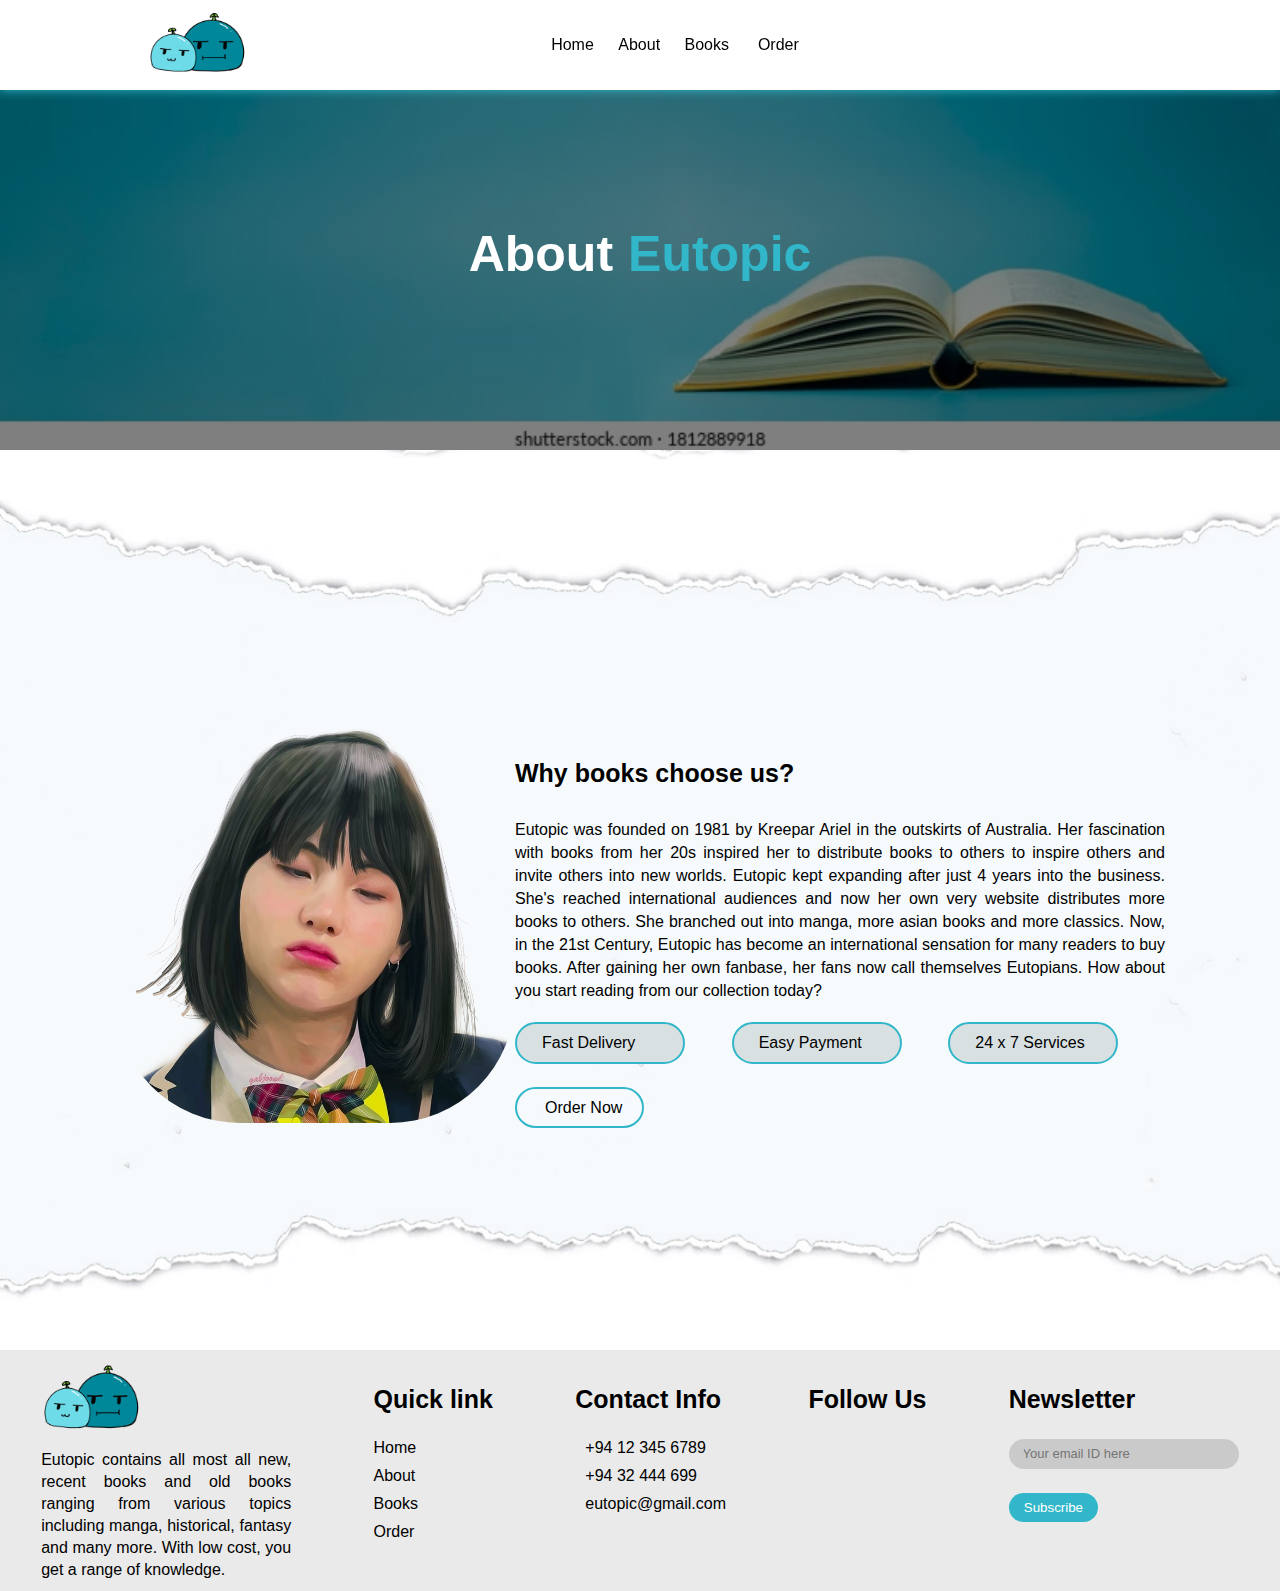
<file: about.html>
<!DOCTYPE html>
<html lang="en">
<head>
<meta charset="UTF-8">
<meta name="viewport" content="width=device-width, initial-scale=1">
    <meta charset="UTF-8">
    <meta http-equiv="X-UA-Compatible" content="IE=edge">
    <meta name="viewport" content="width=device-width, initial-scale=1.0">
    <link rel="short icon" href="image/logogo.png">
    <title>Eutopic</title>
    <link rel="stylesheet" href="style.css">
    <link rel="stylesheet" href="https://cdnjs.cloudflare.com/ajax/libs/font-awesome/6.1.1/css/all.min.css" integrity="sha512-KfkfwYDsLkIlwQp6LFnl8zNdLGxu9YAA1QvwINks4PhcElQSvqcyVLLD9aMhXd13uQjoXtEKNosOWaZqXgel0g==" crossorigin="anonymous" referrerpolicy="no-referrer" />
  

  </head>

<body>

  <!--Navigation Bar-->

  <section>
    <nav>

        <div class="logo">
            <img src="image/logogo.png" alt = "logo" height="70" width = "200" >
          </div>

          <ul>
            <li><a href="index.html">Home</a></li>
            <li><a href="about.html">About</a></li>
            <li><a href="books.html">Books&nbsp;</a></li>
            <li><a href="order.html">Order</a></li>
          </ul>

          <div class="social_icon">
            <i class="fa-solid fa-magnifying-glass"></i>
            <i class="fa-solid fa-heart"></i>
            <i class="fa-solid fa-cart-shopping"></i>
          </div>
        </div>

    </nav>

      <!--Banner-->
    <div class="banner_a_bg">
      <h1>About<span>Eutopic</span></h1>
    </div>

<!--About-->
<div class="about">

  <div class="about_main">

    <div class="about_image">
      <img src="image/yoon_about.png" alt="Image of Kreepar Ariel">
    </div>

    <div class="about_text">

      <h3>Why books choose us?</h3>

      <p>
        Eutopic was founded on 1981 by Kreepar Ariel in the outskirts
         of Australia. Her fascination with books from her 20s 
         inspired her to distribute books to others to inspire others
          and invite others into new worlds. Eutopic kept expanding 
          after just 4 years into the business. She's reached international 
          audiences and now her own very website distributes more books
           to others. She branched out into manga, more asian books 
           and more classics. Now, in the 21st Century, Eutopic has 
           become an international sensation for many readers to 
           buy books. After gaining her own fanbase, her fans now call
            themselves Eutopians. How about you start reading from
             our collection today?
      </p>

      <div class="about_services">

        <div class="s_1">

          <i class="fa-solid fa-truck-fast"></i>
          <a href="#">Fast Delivery</a>

        </div>

        <div class="s_1">

          <i class="fa-brands fa-amazon-pay"></i>
          <a href="#">Easy Payment</a>

        </div>

        <div class="s_1">

          <i class="fa-solid fa-headset"></i>
          <a href="#">24 x 7 Services</a>

        </div>

      </div>

      <a href="order.html" class="about_btn"><i class="fa-solid fa-book"></i>Order Now</a>

    </div>

  </div>


</div>

	
<!--Footer-->
<footer>
  <div class="footer_main">
      <div class="tag">
          <img src="image/logogo.png" alt="logo">
          <p>
              Eutopic contains all most all new, recent books and old books ranging from various topics including manga, historical, fantasy and many more. With low cost, you get a range of knowledge.
          </p>

      </div>
      <div class="tag">
          <h1>Quick link</h1>
          <a href="index.html">Home</a>
          <a href="about.html">About</a>
          <a href="books.html">Books</a>
          <a href="order.html">Order</a>
      </div>

      <div class="tag">
          <h1>Contact Info</h1>
          <a href="#"><i class="fa-solid fa-phone"></i>+94 12 345 6789</a>
          <a href="#"><i class="fa-solid fa-phone"></i>+94 32 444 699</a>
          <a href="#"><i class="fa-solid fa-envelope"></i> eutopic@gmail.com</a>
      </div>

      <div class="tag">
          <h1>Follow Us</h1>
          <div class="social_link">
              <i class="fa-brands fa-facebook-f"></i>
              <i class="fa-brands fa-instagram"></i>
              <i class="fa-brands fa-twitter"></i>
              <i class="fa-brands fa-linkedin-in"></i>
          </div>
      </div>

      <div class="tag">
          <h1>Newsletter</h1>
          <div class="search_bar">
              <input type="text" placeholder="Your email ID here">
              <button type="submit">Subscribe</button>
          </div>
      </div>
  </div>
</footer>
	
</body>
</html>
</file>
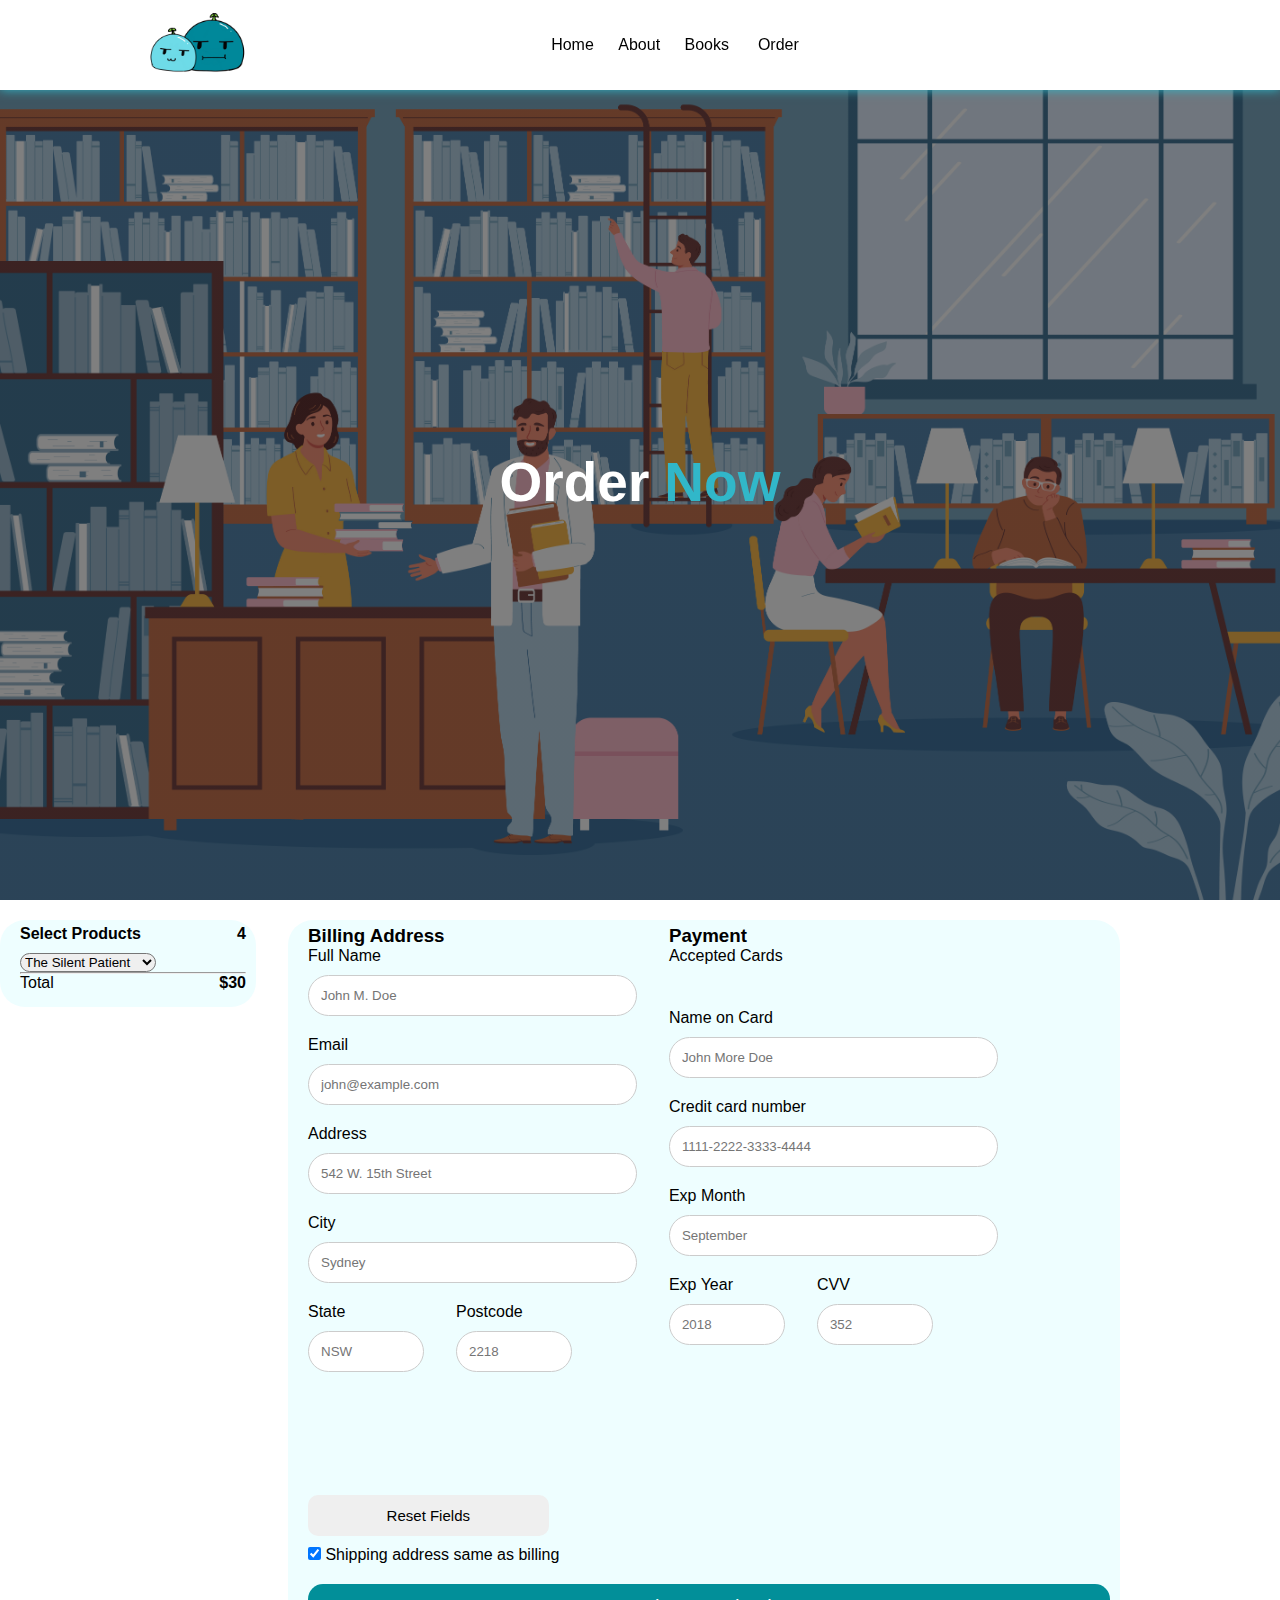
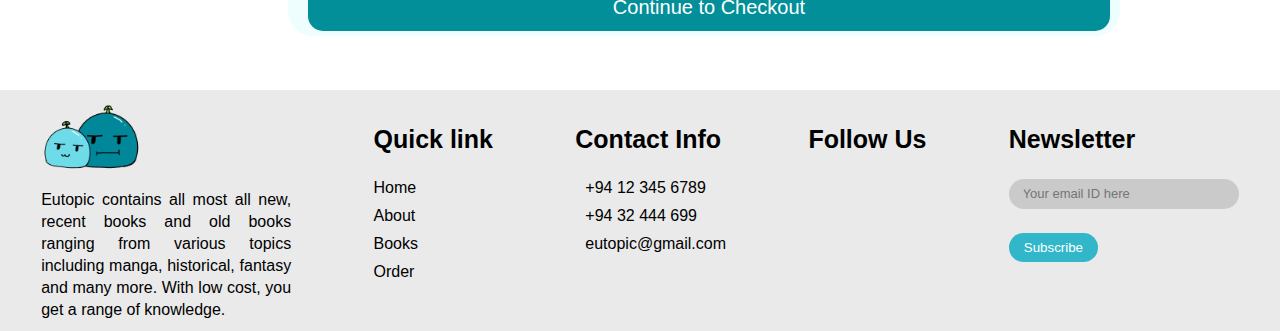
<file: order.html>
<!DOCTYPE html>
<html lang="en">
<head>
<meta charset="UTF-8">
<meta name="viewport" content="width=device-width, initial-scale=1">
    <meta charset="UTF-8">
    <meta http-equiv="X-UA-Compatible" content="IE=edge">
    <meta name="viewport" content="width=device-width, initial-scale=1.0">
    <link rel="short icon" href="image/logogo.png">
    <title>Eutopic</title>
    <link rel="stylesheet" href="style.css">
    <link rel="stylesheet" href="https://cdnjs.cloudflare.com/ajax/libs/font-awesome/6.1.1/css/all.min.css" integrity="sha512-KfkfwYDsLkIlwQp6LFnl8zNdLGxu9YAA1QvwINks4PhcElQSvqcyVLLD9aMhXd13uQjoXtEKNosOWaZqXgel0g==" crossorigin="anonymous" referrerpolicy="no-referrer" />
  

</head>

<body>

  <!--Navigation Bar-->

<section>
    <nav>

        <div class="logo">
            <img src="image/logogo.png" alt = "logo" height="70" width = "200" >
          </div>

          <ul>
            <li><a href="index.html">Home</a></li>
            <li><a href="about.html">About</a></li>
            <li><a href="books.html">Books&nbsp;</a></li>
            <li><a href="order.html">Order</a></li>
          </ul>

          <div class="social_icon">
            <i class="fa-solid fa-magnifying-glass"></i>
            <i class="fa-solid fa-heart"></i>
            <i class="fa-solid fa-cart-shopping"></i>
          </div>
        </div>

    </nav>
    <!--Banner-->
    <div class="order_banner">
      <h1>Order<span>Now</span></h1>
  </div>
  <!--Order-->
  <div class="row">
    <div class="col-25">
        <div class="container">
          <h4>Select Products
            <span class="price" style="color:black">
              <i class="fa fa-shopping-cart"></i>
              <b>4</b>
            </span>
          </h4>
          <label for="books"></label>

          <select name="books" id="books">
          <option value="The Silent Patient">The Silent Patient</option>
          <option value="Livid">Livid</option>
          <option value="The Last Orphan">The Last Orphan</option>
          <option value="The Sick Bay">The Sick Bay</option>
          <option value="The Sick Bay">Almond</option>
          </select>

          <hr>
          <p>Total <span class="price" style="color:black"><b>$30</b></span></p>
        </div>
    </div>
    <div class="col-75">
        <div class="container">
            <form action="/action_page.php">
      
              <div class="row">
                <div class="col-50">
                  <h3>Billing Address</h3>
                  <label for="fname"><i class="fa fa-user"></i> Full Name</label>
                  <input type="text" id="fname" name="firstname" placeholder="John M. Doe">
                  <label for="email"><i class="fa fa-envelope"></i> Email</label>
                  <input type="text" id="email" name="email" placeholder="john@example.com">
                  <label for="adr"><i class="fa fa-address-card-o"></i> Address</label>
                  <input type="text" id="adr" name="address" placeholder="542 W. 15th Street">
                  <label for="city"><i class="fa fa-institution"></i> City</label>
                  <input type="text" id="city" name="city" placeholder="Sydney">
      
                  <div class="row">
                    <div class="col-50">
                      <label for="state">State</label>
                      <input type="text" id="state" name="state" placeholder="NSW">
                    </div>
                    <div class="col-50">
                      <label for="zip">Postcode</label>
                      <input type="text" id="postcode" name="postcode" placeholder="2218">
                    </div>
                  </div>
                </div>
      
                <div class="col-50">
                  <h3>Payment</h3>
                  <label for="fname">Accepted Cards</label>
                  <div class="icon-container">
                    <i class="fa-brands fa-cc-visa" style="color: #000080;"></i>
                    <i class="fa-brands fa-cc-mastercard" style="color: #66a8db;"></i>
                    <i class="fa-brands fa-cc-discover"></i>
                  </div>
                  <label for="cname">Name on Card</label>
                  <input type="text" id="cname" name="cardname" placeholder="John More Doe">
                  <label for="ccnum">Credit card number</label>
                  <input type="text" id="ccnum" name="cardnumber" placeholder="1111-2222-3333-4444">
                  <label for="expmonth">Exp Month</label>
                  <input type="text" id="expmonth" name="expmonth" placeholder="September">
      
                  <div class="row">
                    <div class="col-50">
                      <label for="expyear">Exp Year</label>
                      <input type="text" id="expyear" name="expyear" placeholder="2018">
                    </div>
                    <div class="col-50">
                      <label for="cvv">CVV</label>
                      <input type="text" id="cvv" name="cvv" placeholder="352">
                    </div>
                  </div>
                </div>
      
              </div>
              <input type="reset" value="Reset Fields" class="reset_btn">
              <label>
                <input type="checkbox" checked="checked" name="sameadr" class="shipping"> Shipping address same as billing
              </label>
               <input type="submit" value="Continue to Checkout" class="checkout_btn">
            </form>
        </div>
    </div>  
  </div>
<!--Footer-->
<div class="footer_order">
<footer>
  <div class="footer_main">
      <div class="tag">
          <img src="image/logogo.png" alt="logo">
          <p>
              Eutopic contains all most all new, recent books and old books ranging from various topics including manga, historical, fantasy and many more. With low cost, you get a range of knowledge.
          </p>

      </div>
      <div class="tag">
          <h1>Quick link</h1>
          <a href="index.html">Home</a>
          <a href="about.html">About</a>
          <a href="books.html">Books</a>
          <a href="order.html">Order</a>
      </div>

      <div class="tag">
          <h1>Contact Info</h1>
          <a href="#"><i class="fa-solid fa-phone"></i>+94 12 345 6789</a>
          <a href="#"><i class="fa-solid fa-phone"></i>+94 32 444 699</a>
          <a href="#"><i class="fa-solid fa-envelope"></i> eutopic@gmail.com</a>
      </div>

      <div class="tag">
          <h1>Follow Us</h1>
          <div class="social_link">
              <i class="fa-brands fa-facebook-f"></i>
              <i class="fa-brands fa-instagram"></i>
              <i class="fa-brands fa-twitter"></i>
              <i class="fa-brands fa-linkedin-in"></i>
          </div>
      </div>

      <div class="tag">
          <h1>Newsletter</h1>
          <div class="search_bar">
              <input type="text" placeholder="Your email ID here">
              <button type="submit">Subscribe</button>
          </div>
      </div>
  </div>
</footer>
</div>
</body>
</html>
</file>
<file: style.css>
*{
    margin: 0;
    padding: 0;
    box-sizing: border-box;
    font-family: sans-serif;
}

section{
    width: 100%;
    height: 100vh;
    background-image: linear-gradient(rgba(0,0,0,0.5), rgba(0,0,0,0.5)), url(image/bg_book.webp);
    background-size: cover;
    background-position: center;
}

section nav{
    width: 100%;
    display: flex;
    align-items: center;
    justify-content: space-around;
    box-shadow: 0 0 10px #31b7c9;
    background: #fff;
    position: fixed;
    left: 0;
    z-index: 100;
}

section nav .logo img{
    width: 100px;
    cursor: pointer;
    margin: 8px 0;
}

section nav ul{
    list-style: none;

}

section nav li{
    display: inline-block;
    padding: 0 10px;
}

section nav li a{
    text-decoration: none;
    color: #000;
}

section nav li a:hover{
    color: #31b7c9;
    text-decoration: none;
}

section nav .social_icon i{
    margin: 0 5px;
    font-size: 18px;
}

section nav .social_icon i:hover{
    color: #31b7c9;
    cursor: pointer;
}

section .main{
    display: flex;
    align-items: center;
    justify-content: space-around;
    position: relative;
    top: 30%;
    text-align: center;
}

section .main h1{
    align-items: center;
    text-align: center;
    position: relative;
    font-size: 55px;
    top: 80px;
    color: #fff;
}

section .main h1 span{
    color: #31b7c9;
}

section .main p{
    width: 800px;
    text-align: justify;
    line-height: 22px;
    position: relative;
    top: 125px;
    text-align: center;
    color: #fff;
}

section .main .main_tag .main_btn{
    padding: 10px 20px;
    position: relative;
    border-radius: 25px;
    margin-right: 30px;
    top: 200px;
    color: #ffffff;
    text-decoration: none;
    border: 2px solid #31b7c9;
    z-index: 5;
    transition: 0.3s;
}

section .main .main_tag .main_btn:hover{
    color: #000000; 
}

section .main .main_tag .main_btn::before{
    content: '';
    position: absolute;
    top: 0;
    left: 0;
    width: 0;
    height: 100%;
    background: #31b7c9;
    border-radius: 25px;
    z-index: -1;
    transition: 0.3s;
}

section .main .main_tag .main_btn:hover::before{
    top: unset;
    width: 100%;
    bottom: 0;
}


/*Video*/

center{
    margin: 35px 0;
    background-color: #ffffff;
}

.book_video{
    top: 80px;
    align-items: center;
    height: 100vh;
    border-radius: 25px;
}


/*services*/

.services{
    width: 100%;
    height: auto;
    margin: 35px 0;
}

.services .services_box{
    width: 95%;
    margin: 0 auto;
    display: flex;
    align-items: center;
    justify-content: space-around;
}

.services .services_box .services_card{
    text-align: center;
    width: 310px;
    height: auto;
    box-shadow: 0 0 8px #31b7c9;
    padding: 15px 10px;
    border-radius: 25px;
    cursor: pointer;
    z-index: 5;
    transition: 0.3s;
}

.services .services_box .services_card:hover{
    transform: scale(1.1);
}


.services .services_box .services_card i{
    color: #31b7c9;
    font-size: 45px;
    margin-bottom: 15px;
    cursor: pointer;
}

.services .services_box .services_card h3{
    margin-bottom: 10px;
}




/*about*/

.about{
    width: 100%;
    height: auto;
    padding: 20px;
    display: flex;
    align-items: center;
    justify-content: space-around;
}

.about .about_image img{
    width: 800px;
    cursor: pointer;
    z-index: 5;
    transition: 0.3s;
}

.about .about_image img:hover{
    transform: scale(1.1);
}

.about .about_tag h1{
    font-size: 50px;
    position: relative;
    bottom: 35px;
}

.about .about_tag p{
    line-height: 22px;
    width: 600px;
    text-align: justify;
    margin-bottom: 15px;
}

.about .about_tag .about_btn{
    padding: 10px 20px;
    background: #31b7c9;
    color: #fff;
    text-decoration: none;
    position: relative;
    top: 50px;
    border-radius: 25px;
}

/*Featured Books*/

.featured_books{
    width: 100%;
    height: 100vh;
    padding: 70px 0;
}

.featured_books h1{
    display: flex;
    align-items: center;
    justify-content: center;
    margin-bottom: 30px;
    font-size: 45px;
}

.featured_books .featured_book_box{
    width: 95%;
    height: 70vh;
    margin: 0 auto;
    display: grid;
    grid-template-columns: 1fr 1fr 1fr 1fr 1fr 1fr 1fr 1fr 1fr 1fr 1fr 1fr 1fr 1fr 1fr;
    overflow: hidden;
    overflow-x: scroll;
    line-height: 0.8;
}

.featured_books .featured_book_box .featured_book_card{
    width: 250px;
    height: 420px;
    text-align: center;
    padding: 5px;
    border: 1px solid #919191;
    margin: auto 20px;
    line-height: 0.8;
    border-radius: 25px;
    background-color: #f7f7f7;
    cursor: pointer;
    z-index: 5;
    transition: 0.3s;
}

.featured_books .featured_book_box .featured_book_card:hover{
    box-shadow: 0 0 5px #31b7c9;
    transform: scale(1.1);
}

.featured_books .featured_book_box .featured_book_card .featured_book_img img{
    width: 150px;
    height: 220px;
}   

.featured_books .featured_book_box .featured_book_card .featured_book_tag h2{
    margin: 12px;
    font-size: 20px;
}

.featured_books .featured_book_box .featured_book_card .featured_book_tag .writer{
    color: #919191;
    line-height: 0.8;
}

.featured_books .featured_book_box .featured_book_card .featured_book_tag .categories{
    color: #31b7c9;
    margin-top: 8px;
    margin-bottom: 20px;

}

.featured_books .featured_book_box .featured_book_card .featured_book_tag .book_price{
    margin-top: 6px;
    font-weight: bold;
    margin-bottom: 30px;

}

.featured_books .featured_book_box .featured_book_card .featured_book_tag .book_price sub{
    font-weight: 100;
    padding: 0 5px;
}

.featured_books .featured_book_box .featured_book_card .featured_book_tag .f_btn{
    padding: 8px 20px;
    border: 2px solid #31b7c9;
    text-decoration: none;
    color: #000;
    position: relative;
    transition: 0.3s;
    z-index: 5;
    border-radius: 25px;
}

.featured_books .featured_book_box .featured_book_card .featured_book_tag .f_btn:hover{
    color: #fff;
}

.featured_books .featured_book_box .featured_book_card .featured_book_tag .f_btn::before{
    content: '';
    position: absolute;
    top: 0;
    left: 0;
    width: 0;
    height: 100%;
    background: #31b7c9;
    transition: 0.3s;
    z-index: -1;
    border-radius: 25px;
}

.featured_books .featured_book_box .featured_book_card .featured_book_tag .f_btn:hover::before{
    top: unset;
    width: 100%;
    bottom: 0;
}

::-webkit-scrollbar{
    width: 10px;
    height: 5px;
}

::-webkit-scrollbar-track{
    box-shadow: inset 0 0 8px rgba(0,0,0,0.2);
}

::-webkit-scrollbar-thumb{
    background: #31b7c9;
    border-radius: 10px;
}

/*Reviews*/
.rev{
    width: 100%;
    height: 100vh;
    background: #f3f6f6;
    display: flex;
    flex-direction: column;
    align-items: center;
    justify-content: center;
}

.rev h1{
    font-size: 45px;
    position: relative;
    margin-bottom: 80px;
}

.rev h1::after{
    content: '';
    width: 300px;
    height: 3px;
    background: linear-gradient(to right, #36a2f4, #4db5b2);
    position: absolute;
    bottom: -20px;
    left: 50%;
    transform: translateX(-50%);
}

.rev .rev-box{
    width: 90%;
    max-width: 700px;
    height: 300px;
    border-radius: 25px;
    box-shadow: -10px 10px 40px rgba(0,0,0.0,2);
    position: relative;
    overflow: hidden;
    cursor: pointer;
    z-index: 5;
    transition: 0.3s;
}

.rev .rev-box:hover{
    transform: scale(1.1);
}

.card{
    height: 300px;
    padding: 40px;
    color: #777;
    line-height: 22px;
    box-sizing: border-box;
    background: #fff;
    position: relative;
    z-index: 1;
}

.profile{
    display: flex;
    align-items: center;
    margin-bottom: 40px;
}

.profile img{
    width: 70px;
    border-radius: 50%;
    margin-right: 20px;
}

.profile h3{
    font-size: 26px;
    color: #028f99;
    margin-bottom: 8px;

}

#slide{
    width: 100%;
    padding-right: 60px;
    box-sizing: border-box;
    position: absolute;
    top: 0;
    left: 0;
    transition: 0.5s;
}

.sidebar{
    width: 60px;
    height: 100%;
    padding: 15px 0;
    box-sizing: border-box;
    background: #028f99;
    position: absolute;
    right: 0;
    top: 0;
    display: flex;
    flex-direction: column;
    justify-content: space-between;
    align-items: center;
}

.sidebar img{
    width: 40px;
    padding: 5px;
    background: #fff;
    border-radius: 50%;
    cursor: pointer;
}

.card::before{
    content: '';
    width: 110px;
    height: 110px;
    border-bottom-right-radius: 100%;
    background: #028f99;
    position: absolute;
    top: 0;
    left: 0;
    z-index: -1;
}

::selection{
    background-color: #028f99;
    color: #fff;
}

/*footer*/

footer{
    width: 100%;
    background: #eaeaea;
}

footer .footer_main{
    width: 100%;
    display: flex;
    justify-content: space-around;
}

footer .footer_main .tag{
    margin: 10px 0;
}

footer .footer_main .tag img{
    width: 100px;
    margin-bottom: 10px;
}

footer .footer_main .tag p{
    width: 250px;
    line-height: 22px;
    text-align: justify;
}

footer .footer_main .tag h1{
    font-size: 25px;
    margin: 25px 0;
    color: #000;
}

footer .footer_main .tag a{
    display: block;
    color: #000;
    text-decoration: none;
    margin: 10px 0;
}

footer .footer_main .tag i{
    margin-right: 10px;
}

footer .footer_main .tag .social_link i{
    margin: 0 5px;
}

footer .footer_main .tag .search_bar{
    width: 230px;
    height: 30px;
    background: rgba(202, 202, 202);
    border-radius: 25px;
}

footer .footer_main .tag .search_bar input{
    width: 200px;
    padding: 2px 0;
    position: relative;
    top: 17%;
    left: 6%;
    border: none;
    outline: none;
    font-size: 13px;
    background: none;
}

footer .footer_main .tag .search_bar button{
    padding: 7px 15px;
    background: #31b7c9;
    border: none;
    margin-top: 15px;
    border-radius: 25px;
    color: #fff;
    cursor: pointer;
}

/*Order*/

.order_banner{
    width: 100%;
    height: 100vh;
    background-image: linear-gradient(rgba(0,0,0,0.5), rgba(0,0,0,0.5)), url(image/order_background_g.jpg);
    background-size: cover;
    background-position: center;
}

.order_banner h1{
    display: flex;
    align-items: center;
    justify-content: center;
    font-size: 55px;
    color: #fff;
    position: relative;
    top: 50%;
}

.order_banner h1 span{
    color: #31b7c9;
    margin-left: 15px;
}

.row {
    display: -ms-flexbox; 
    display: flex;
    -ms-flex-wrap: wrap; 
    flex-wrap: wrap;
    margin: 0 -16px;
    width: 90%;
    height: 60vh;
  }
  
  .col-25 {
    -ms-flex: 25%; 
    flex: 25%;
  }
  
  .col-50 {
    -ms-flex: 50%; 
    flex: 50%;
  }
  
  .col-75 {
    -ms-flex: 75%; 
    flex: 75%;
  }
  
  .col-25,
  .col-50,
  .col-75 {
    padding: 0 16px;
  }
  
  .container {
    margin-top: 20px;
    background-color: #eefeff;
    padding: 5px 10px 15px 20px;
    border: none;
    width: 100%;
    border-radius: 25px;
  }

  select{
    width: 60%;
    border-radius: 25px;
  }
  
  input[type=text] {
    width: 100%;
    margin-bottom: 20px;
    padding: 12px;
    border: 1px solid #ccc;
    border-radius: 25px;
  }
  
  label {
    margin-bottom: 10px;
    display: block;
  }
  
  .icon-container {
    margin-bottom: 20px;
    padding: 7px 0;
    font-size: 24px;
  }


.reset_btn{
    color: #000000;
    text-underline-position: below;
    text-align: center;
    padding: 12px;
    margin: 10px 0;
    border: none;
    width: 30%;
    cursor: pointer;
    font-size: 15px;
    border-radius: 10px;
    margin-top: 30px;
}

.reset_btn:hover{
    background-color: #028f992b;
}

.checkout_btn {
    background-color:#028f99;
    color: white;
    padding: 12px;
    margin: 10px 0;
    border: none;
    width: 100%;
    border-radius: 15px;
    cursor: pointer;
    font-size: 20px;
    margin-bottom: -10px;
  }  

  .checkout_btn:hover{
    background-color: #44c6cf;
  }
  
  span.price {
    float: right;
    color: grey;
}

.footer_order{
    margin-top: 250px;
}

/*Books*/
.banner_bg{
    width: 100%;
    height: 100vh;
    background-image: linear-gradient(rgba(0,0,0,0.5), rgba(0,0,0,0.5)), url(image/products_bg.jpg);
    background-size: cover;
    background-position: center;
}

.banner_bg h1{
    display: flex;
    align-items: center;
    justify-content: center;
    font-size: 55px;
    color: #fff;
    position: relative;
    top: 50%;
}

.banner_bg h1 span{
    color: #31b7c9;
    margin-left: 15px;
}

.search center{
    background-color: #d9f5fc;
    margin-bottom: 10px;
}

.search center input{
    border-radius: 15px;
    background-color: white;
    text-align: center;
    padding: 5px 10px;
    margin: 10px;
    border: 2px solid #31b7c9;
    width: 70%;
    margin-right: 0px;
    align-items: center;
    font-size: 30px;
}

.search center button{
    background-color: #31b7c9;
    border: #4188be;
    color: #fff;
    font-size: 30px;
    margin-left: 10px;
    width: 40px;
    border-radius: 15px;
}


.books{
    width: 100%;
    padding: 10px 0 20px 0;
}

.books .books_box{
    width: 95%;
    margin: 45px auto 0 auto;
    display: grid;
    grid-template-columns: 1fr 1fr 1fr;
    grid-gap: 30px 10px;
}

.books .books_box .books_card{
    background-size: cover;
    background-position: center;
    margin: 0 auto;
    width: 450px;
    height: 575px;
    cursor: pointer;
    padding: 20px 0;
    text-align: center;
    border-radius: 10px;
    box-shadow: 3px 3px 10px rgba(0,0,0,0.3);
    cursor: pointer;
    z-index: 5;
    transition: 0.3s;
}

.books .books_box .books_card:hover{
    background-color: #f7f7f7;
    transform: scale(1.02);
}

.books .books_box .books_card .books_img{
    margin: 0 auto;
    width: 420px;
    height: 300px;
    margin-bottom: 15px;
    box-shadow: 0 0 8px rgba(0,0,0,0.3);
}

.books .books_box .books_card .books_img img{
    width: 100%;
    height: 100%;
    object-fit: cover;
    object-position: center;
}

.books .books_box .books_card .books_text h2{
    font-size: 30px;
    margin-bottom: 15px;
}

.books .books_box .books_card .books_text p{
    line-height: 21px;
    margin-bottom: 15px;
    margin: 0 auto;
    width: 400px;
}

.books .books_box .books_card .books_text .books_icon{
    color: #31b7c9;
    margin: 8px 0;
}

.books .books_box .books_card .books_text .price{
    font-weight: bold;
    font-size: 20px;
    padding: 8px 0;
    margin-left: 45px;
}

.books .books_box .books_card .books_text .price sub{
    margin-left: 5px;
    color: #6d6a6a;
    font-size: 13px;
}

.books .books_box .books_card .books_text .books_btn{
    color: #000;
    text-decoration: none;
    padding: 10px 20px;
    border: 2px solid #31b7c9;
    position: relative;
    top: 20px;
    transition: 0.3s;
    z-index: 5;
}

.books .books_box .books_card .books_text .books_btn:hover{
    color: #fff;
}

.books .books_box .books_card .books_text .books_btn::before{
    content: '';
    position: absolute;
    top: 0;
    left: 0;
    width: 0;
    height: 100%;
    background: #31b7c9;
    transition: 0.3s;
    z-index: -1;
}

.books .books_box .books_card .books_text .books_btn:hover::before{
    top: unset;
    width: 100%;
    bottom: 0;
}

.books .books_box .books_card .books_text .books_btn i{
    margin-right: 8px;
}


/*About*/

.banner_a_bg{
    width: 100%;
    height: 50vh;
    background-image: linear-gradient(rgba(0,0,0,0.5), rgba(0,0,0,0.5)), url(image/banner.webp);
    background-size: cover;
    background-position: center;
}

.banner_a_bg h1{
    display: flex;
    align-items: center;
    justify-content: center;
    font-size: 50px;
    color: #fff;
    position: relative;
    top: 50%;
}

.banner_a_bg h1 span{
    color: #31b7c9;
    margin-left: 15px;
}

.about{
    width: 100%;
    height: 100vh;
    padding: 50px 0 0 0;
    background-image: url(image/about_bg.png);
    background-size: cover;
    background-position: center;
}

.about .about_main{
    display: flex;
    align-items: center;
    justify-content: space-around;
}

.about .about_main .about_image img{
    width: 400px;
    height: 400px;
    border-radius: 125px;
}

.about .about_main .about_text h3{
    position: relative;
    bottom: 10px;
    font-size: 25px;
}

.about .about_main .about_text p{
    width: 650px;
    text-align: justify;
    line-height: 23px;
    margin-top: 20px;
}

.about .about_main .about_text .about_services{
    margin-top: 20px;
    display: grid;
    grid-template-columns: 1fr 1fr 1fr;
}

.about .about_main .about_text .about_services .s_1{
    display: flex;
    align-items: center;
    width: 170px;
    background: #d8e0e2;
    padding: 10px;
    border: 2px solid #31b7c9;
    cursor: pointer;
    border-radius: 25px;
}

.about .about_main .about_text .about_services .s_1 i{
    color: #000;
    margin: 5px 10px 5px 5px;
    font-size: 20px;
    transition: 0.3s;
}

.about .about_main .about_text .about_services .s_1:hover i{
    color: #31b7c9;
}

.about .about_main .about_text .about_services .s_1 a{
    text-decoration: none;
    color: #000;
    font-size: 16px;
}

.about .about_main .about_text .about_btn{
    position: relative;
    top: 35px;
    padding: 10px 20px;
    border: 2px solid #31b7c9;
    text-decoration: none;
    color: #000;
    z-index: 5;
    transition: 0.3s;
    border-radius: 25px;
}

.about .about_main .about_text .about_btn i{
    font-size: 15px;
    margin-right: 8px;
}

.about .about_main .about_text .about_btn:hover{
    color: #fff;
}

.about .about_main .about_text .about_btn::before{
    content: '';
    position: absolute;
    top: 0;
    left: 0;
    width: 0;
    height: 100%;
    background: #31b7c9;
    z-index: -1;
    transition: 0.3s;
    border-radius: 25px;
}

.about .about_main .about_text .about_btn:hover:before{
    top: unset;
    width: 100%;
    bottom: 0;
}
</file>
